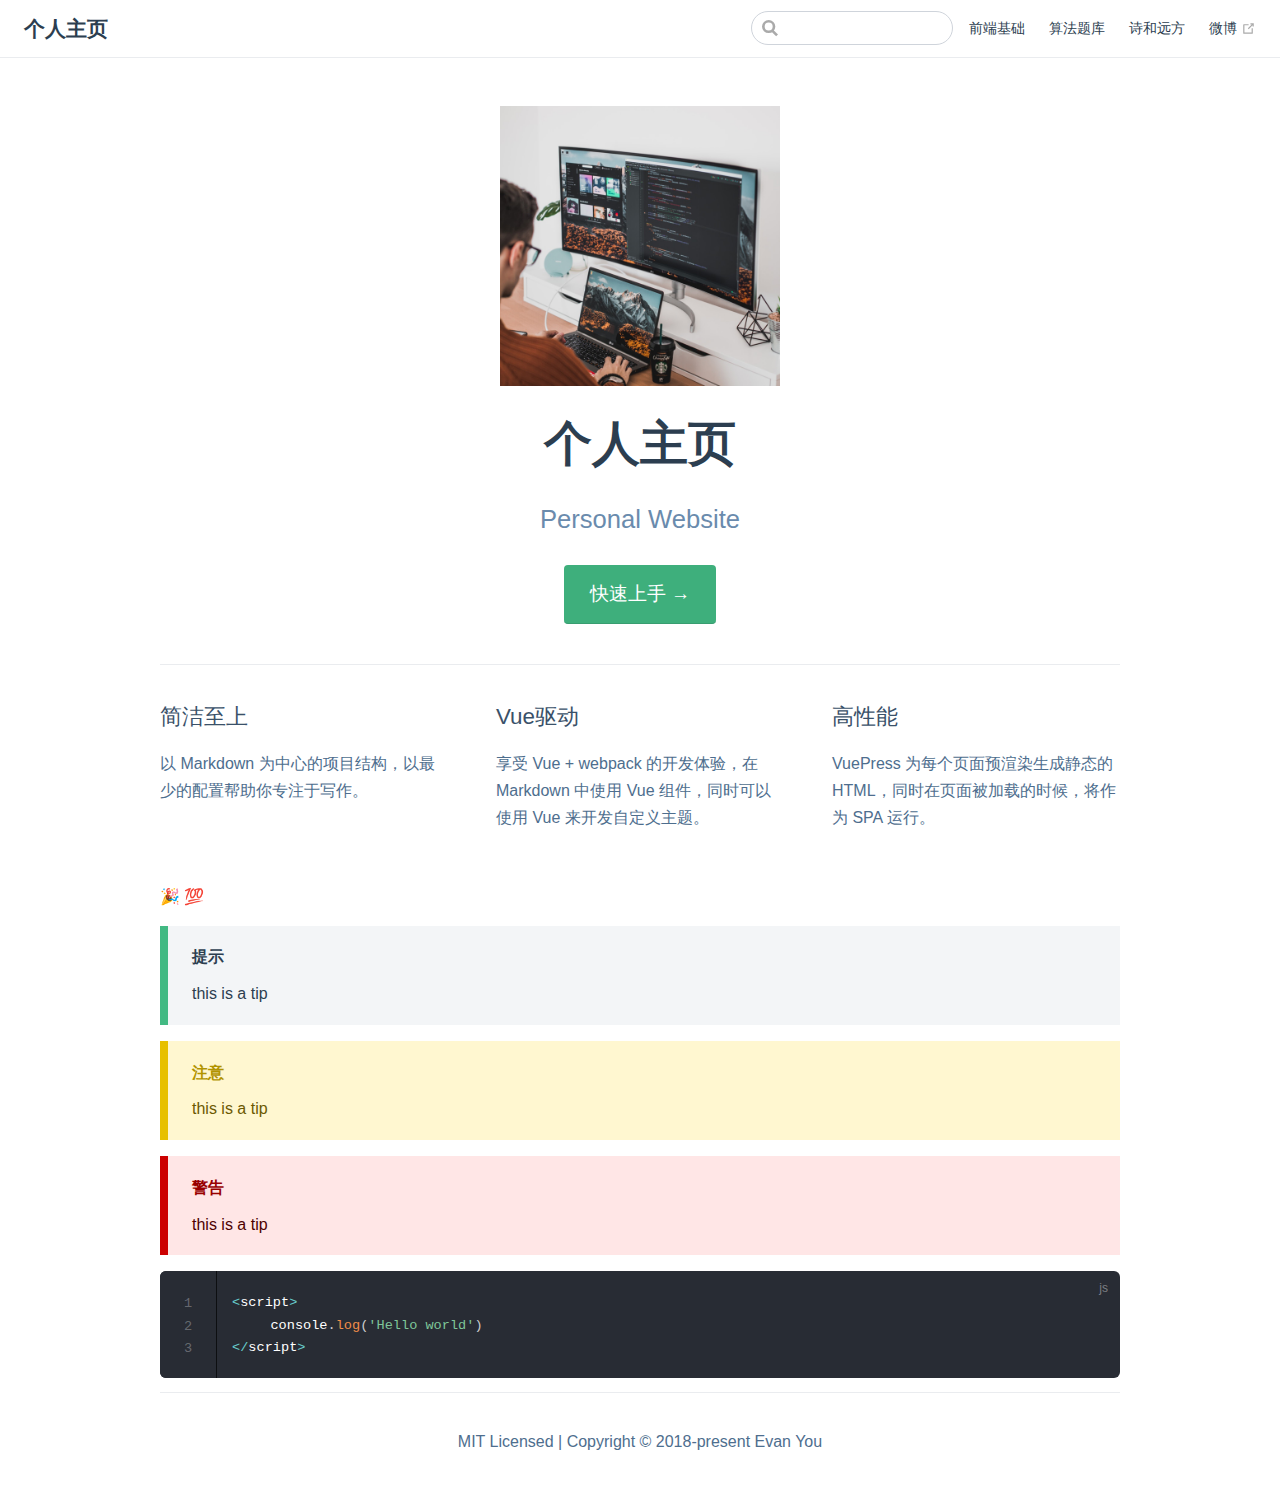
<file: index.html>
<!DOCTYPE html>
<html lang="en-US">
  <head>
    <meta charset="utf-8">
    <meta name="viewport" content="width=device-width,initial-scale=1">
    <title>个人主页</title>
    <meta name="description" content="Personal Website">
    <link rel="icon" href="/images/photo.jpg">
  <link rel="manifest" href="/images/photo.jpg">
  <link rel="apple-touch-icon" href="/images/photo.jpg">
  <meta http-quiv="pragma" cotent="no-cache">
  <meta http-quiv="pragma" cotent="no-cache,must-revalidate">
  <meta http-quiv="expires" cotent="0">
    
    <link rel="preload" href="/assets/css/0.styles.70e976a5.css" as="style"><link rel="preload" href="/assets/js/app.5c99c4e4.js" as="script"><link rel="preload" href="/assets/js/2.479599cf.js" as="script"><link rel="preload" href="/assets/js/5.7c58e68b.js" as="script"><link rel="prefetch" href="/assets/js/10.dffb93f3.js"><link rel="prefetch" href="/assets/js/3.86817eb7.js"><link rel="prefetch" href="/assets/js/4.03f56d7f.js"><link rel="prefetch" href="/assets/js/6.5b9e32aa.js"><link rel="prefetch" href="/assets/js/7.db584202.js"><link rel="prefetch" href="/assets/js/8.0e4859b9.js"><link rel="prefetch" href="/assets/js/9.f2710e2c.js">
    <link rel="stylesheet" href="/assets/css/0.styles.70e976a5.css">
  </head>
  <body>
    <div id="app" data-server-rendered="true"><div class="theme-container no-sidebar"><header class="navbar"><div class="sidebar-button"><svg xmlns="http://www.w3.org/2000/svg" aria-hidden="true" role="img" viewBox="0 0 448 512" class="icon"><path fill="currentColor" d="M436 124H12c-6.627 0-12-5.373-12-12V80c0-6.627 5.373-12 12-12h424c6.627 0 12 5.373 12 12v32c0 6.627-5.373 12-12 12zm0 160H12c-6.627 0-12-5.373-12-12v-32c0-6.627 5.373-12 12-12h424c6.627 0 12 5.373 12 12v32c0 6.627-5.373 12-12 12zm0 160H12c-6.627 0-12-5.373-12-12v-32c0-6.627 5.373-12 12-12h424c6.627 0 12 5.373 12 12v32c0 6.627-5.373 12-12 12z"></path></svg></div> <a href="/" class="home-link router-link-exact-active router-link-active"><!----> <span class="site-name">个人主页</span></a> <div class="links"><div class="search-box"><input aria-label="Search" autocomplete="off" spellcheck="false" value=""> <!----></div> <nav class="nav-links can-hide"><div class="nav-item"><a href="/accumulate/" class="nav-link">前端基础</a></div><div class="nav-item"><a href="/algorithm/" class="nav-link">算法题库</a></div><div class="nav-item"><a href="/others/" class="nav-link">诗和远方</a></div><div class="nav-item"><a href="https://baidu.com" target="_blank" rel="noopener noreferrer" class="nav-link external">
  微博
  <svg xmlns="http://www.w3.org/2000/svg" aria-hidden="true" x="0px" y="0px" viewBox="0 0 100 100" width="15" height="15" class="icon outbound"><path fill="currentColor" d="M18.8,85.1h56l0,0c2.2,0,4-1.8,4-4v-32h-8v28h-48v-48h28v-8h-32l0,0c-2.2,0-4,1.8-4,4v56C14.8,83.3,16.6,85.1,18.8,85.1z"></path> <polygon fill="currentColor" points="45.7,48.7 51.3,54.3 77.2,28.5 77.2,37.2 85.2,37.2 85.2,14.9 62.8,14.9 62.8,22.9 71.5,22.9"></polygon></svg></a></div> <!----></nav></div></header> <div class="sidebar-mask"></div> <aside class="sidebar"><nav class="nav-links"><div class="nav-item"><a href="/accumulate/" class="nav-link">前端基础</a></div><div class="nav-item"><a href="/algorithm/" class="nav-link">算法题库</a></div><div class="nav-item"><a href="/others/" class="nav-link">诗和远方</a></div><div class="nav-item"><a href="https://baidu.com" target="_blank" rel="noopener noreferrer" class="nav-link external">
  微博
  <svg xmlns="http://www.w3.org/2000/svg" aria-hidden="true" x="0px" y="0px" viewBox="0 0 100 100" width="15" height="15" class="icon outbound"><path fill="currentColor" d="M18.8,85.1h56l0,0c2.2,0,4-1.8,4-4v-32h-8v28h-48v-48h28v-8h-32l0,0c-2.2,0-4,1.8-4,4v56C14.8,83.3,16.6,85.1,18.8,85.1z"></path> <polygon fill="currentColor" points="45.7,48.7 51.3,54.3 77.2,28.5 77.2,37.2 85.2,37.2 85.2,14.9 62.8,14.9 62.8,22.9 71.5,22.9"></polygon></svg></a></div> <!----></nav>  <ul class="sidebar-links"><li><section class="sidebar-group depth-0"><p class="sidebar-heading open"><span>Home</span> <!----></p> <!----></section></li></ul> </aside> <main aria-labelledby="main-title" class="home"><header class="hero"><img src="/images/photo.jpg" alt="hero"> <h1 id="main-title">个人主页</h1> <p class="description">
      Personal Website
    </p> <p class="action"><a href="/guide.html" class="nav-link action-button">快速上手 →</a></p></header> <div class="features"><div class="feature"><h2>简洁至上</h2> <p>以 Markdown 为中心的项目结构，以最少的配置帮助你专注于写作。</p></div><div class="feature"><h2>Vue驱动</h2> <p>享受 Vue + webpack 的开发体验，在 Markdown 中使用 Vue 组件，同时可以使用 Vue 来开发自定义主题。</p></div><div class="feature"><h2>高性能</h2> <p>VuePress 为每个页面预渲染生成静态的 HTML，同时在页面被加载的时候，将作为 SPA 运行。</p></div></div> <div class="theme-default-content custom content__default"><p>🎉 💯</p> <div class="tip custom-block"><p class="custom-block-title">提示</p> <p>this is a tip</p></div> <div class="warning custom-block"><p class="custom-block-title">注意</p> <p>this is a tip</p></div> <div class="danger custom-block"><p class="custom-block-title">警告</p> <p>this is a tip</p></div> <div class="language-js line-numbers-mode"><pre class="language-js"><code><span class="token operator">&lt;</span>script<span class="token operator">&gt;</span>
	console<span class="token punctuation">.</span><span class="token function">log</span><span class="token punctuation">(</span><span class="token string">'Hello world'</span><span class="token punctuation">)</span>
<span class="token operator">&lt;</span><span class="token operator">/</span>script<span class="token operator">&gt;</span>
</code></pre> <div class="line-numbers-wrapper"><span class="line-number">1</span><br><span class="line-number">2</span><br><span class="line-number">3</span><br></div></div></div> <div class="footer">
    MIT Licensed | Copyright © 2018-present Evan You
  </div></main></div><div class="global-ui"></div></div>
    <script src="/assets/js/app.5c99c4e4.js" defer></script><script src="/assets/js/2.479599cf.js" defer></script><script src="/assets/js/5.7c58e68b.js" defer></script>
  </body>
</html>
</file>
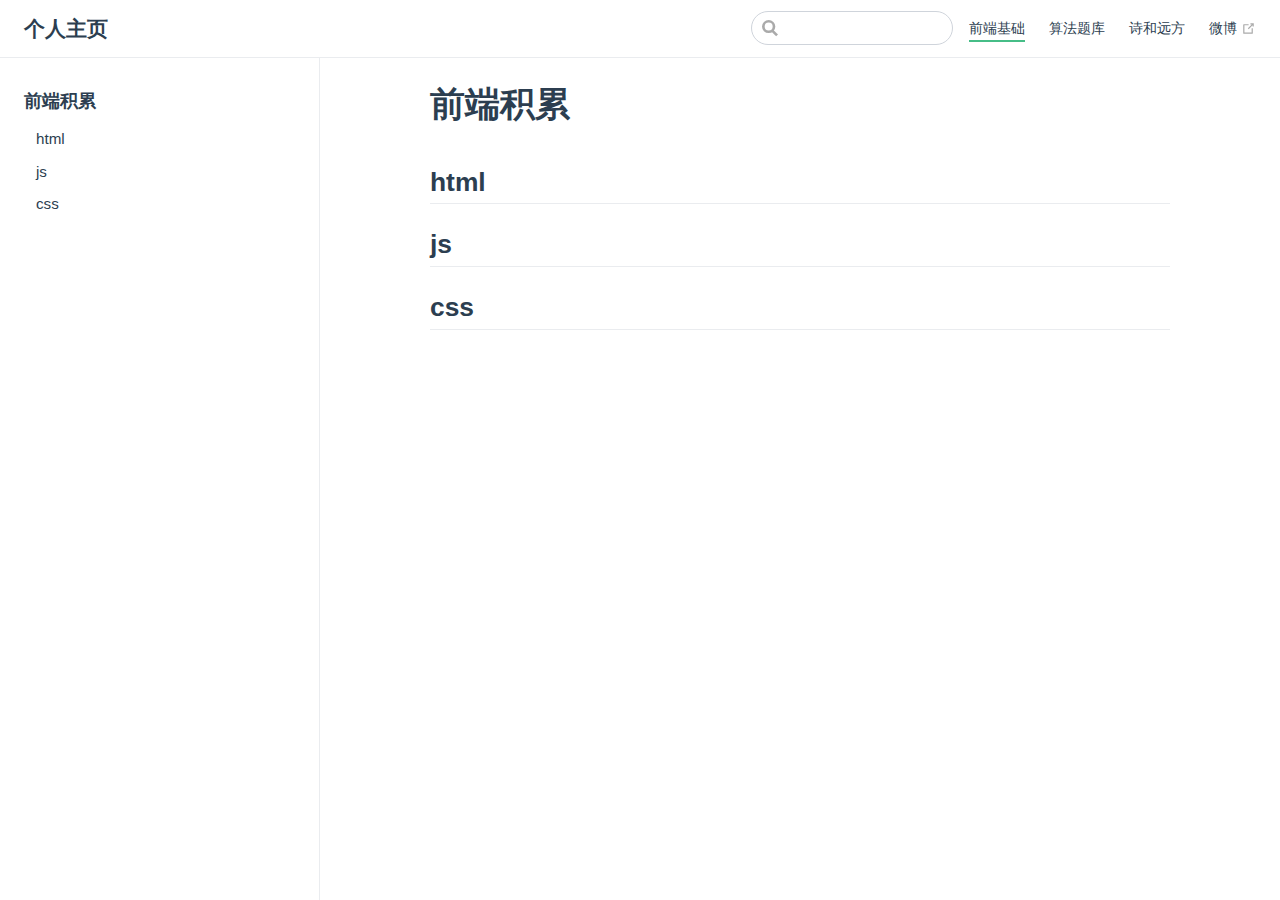
<file: accumulate/index.html>
<!DOCTYPE html>
<html lang="en-US">
  <head>
    <meta charset="utf-8">
    <meta name="viewport" content="width=device-width,initial-scale=1">
    <title>前端积累 | 个人主页</title>
    <meta name="description" content="Personal Website">
    <link rel="icon" href="/images/photo.jpg">
  <link rel="manifest" href="/images/photo.jpg">
  <link rel="apple-touch-icon" href="/images/photo.jpg">
  <meta http-quiv="pragma" cotent="no-cache">
  <meta http-quiv="pragma" cotent="no-cache,must-revalidate">
  <meta http-quiv="expires" cotent="0">
    
    <link rel="preload" href="/assets/css/0.styles.70e976a5.css" as="style"><link rel="preload" href="/assets/js/app.5c99c4e4.js" as="script"><link rel="preload" href="/assets/js/2.479599cf.js" as="script"><link rel="preload" href="/assets/js/6.5b9e32aa.js" as="script"><link rel="prefetch" href="/assets/js/10.dffb93f3.js"><link rel="prefetch" href="/assets/js/3.86817eb7.js"><link rel="prefetch" href="/assets/js/4.03f56d7f.js"><link rel="prefetch" href="/assets/js/5.7c58e68b.js"><link rel="prefetch" href="/assets/js/7.db584202.js"><link rel="prefetch" href="/assets/js/8.0e4859b9.js"><link rel="prefetch" href="/assets/js/9.f2710e2c.js">
    <link rel="stylesheet" href="/assets/css/0.styles.70e976a5.css">
  </head>
  <body>
    <div id="app" data-server-rendered="true"><div class="theme-container"><header class="navbar"><div class="sidebar-button"><svg xmlns="http://www.w3.org/2000/svg" aria-hidden="true" role="img" viewBox="0 0 448 512" class="icon"><path fill="currentColor" d="M436 124H12c-6.627 0-12-5.373-12-12V80c0-6.627 5.373-12 12-12h424c6.627 0 12 5.373 12 12v32c0 6.627-5.373 12-12 12zm0 160H12c-6.627 0-12-5.373-12-12v-32c0-6.627 5.373-12 12-12h424c6.627 0 12 5.373 12 12v32c0 6.627-5.373 12-12 12zm0 160H12c-6.627 0-12-5.373-12-12v-32c0-6.627 5.373-12 12-12h424c6.627 0 12 5.373 12 12v32c0 6.627-5.373 12-12 12z"></path></svg></div> <a href="/" class="home-link router-link-active"><!----> <span class="site-name">个人主页</span></a> <div class="links"><div class="search-box"><input aria-label="Search" autocomplete="off" spellcheck="false" value=""> <!----></div> <nav class="nav-links can-hide"><div class="nav-item"><a href="/accumulate/" class="nav-link router-link-exact-active router-link-active">前端基础</a></div><div class="nav-item"><a href="/algorithm/" class="nav-link">算法题库</a></div><div class="nav-item"><a href="/others/" class="nav-link">诗和远方</a></div><div class="nav-item"><a href="https://baidu.com" target="_blank" rel="noopener noreferrer" class="nav-link external">
  微博
  <svg xmlns="http://www.w3.org/2000/svg" aria-hidden="true" x="0px" y="0px" viewBox="0 0 100 100" width="15" height="15" class="icon outbound"><path fill="currentColor" d="M18.8,85.1h56l0,0c2.2,0,4-1.8,4-4v-32h-8v28h-48v-48h28v-8h-32l0,0c-2.2,0-4,1.8-4,4v56C14.8,83.3,16.6,85.1,18.8,85.1z"></path> <polygon fill="currentColor" points="45.7,48.7 51.3,54.3 77.2,28.5 77.2,37.2 85.2,37.2 85.2,14.9 62.8,14.9 62.8,22.9 71.5,22.9"></polygon></svg></a></div> <!----></nav></div></header> <div class="sidebar-mask"></div> <aside class="sidebar"><nav class="nav-links"><div class="nav-item"><a href="/accumulate/" class="nav-link router-link-exact-active router-link-active">前端基础</a></div><div class="nav-item"><a href="/algorithm/" class="nav-link">算法题库</a></div><div class="nav-item"><a href="/others/" class="nav-link">诗和远方</a></div><div class="nav-item"><a href="https://baidu.com" target="_blank" rel="noopener noreferrer" class="nav-link external">
  微博
  <svg xmlns="http://www.w3.org/2000/svg" aria-hidden="true" x="0px" y="0px" viewBox="0 0 100 100" width="15" height="15" class="icon outbound"><path fill="currentColor" d="M18.8,85.1h56l0,0c2.2,0,4-1.8,4-4v-32h-8v28h-48v-48h28v-8h-32l0,0c-2.2,0-4,1.8-4,4v56C14.8,83.3,16.6,85.1,18.8,85.1z"></path> <polygon fill="currentColor" points="45.7,48.7 51.3,54.3 77.2,28.5 77.2,37.2 85.2,37.2 85.2,14.9 62.8,14.9 62.8,22.9 71.5,22.9"></polygon></svg></a></div> <!----></nav>  <ul class="sidebar-links"><li><section class="sidebar-group depth-0"><p class="sidebar-heading open"><span>前端积累</span> <!----></p> <ul class="sidebar-links sidebar-group-items"><li><a href="/accumulate/#html" class="sidebar-link">html</a><ul class="sidebar-sub-headers"></ul></li><li><a href="/accumulate/#js" class="sidebar-link">js</a><ul class="sidebar-sub-headers"></ul></li><li><a href="/accumulate/#css" class="sidebar-link">css</a><ul class="sidebar-sub-headers"></ul></li></ul></section></li></ul> </aside> <main class="page"> <div class="theme-default-content content__default"><h1 id="前端积累"><a href="#前端积累" aria-hidden="true" class="header-anchor">#</a> 前端积累</h1> <h2 id="html"><a href="#html" aria-hidden="true" class="header-anchor">#</a> html</h2> <h2 id="js"><a href="#js" aria-hidden="true" class="header-anchor">#</a> js</h2> <h2 id="css"><a href="#css" aria-hidden="true" class="header-anchor">#</a> css</h2></div> <footer class="page-edit"><!----> <!----></footer> <!----> </main></div><div class="global-ui"></div></div>
    <script src="/assets/js/app.5c99c4e4.js" defer></script><script src="/assets/js/2.479599cf.js" defer></script><script src="/assets/js/6.5b9e32aa.js" defer></script>
  </body>
</html>
</file>
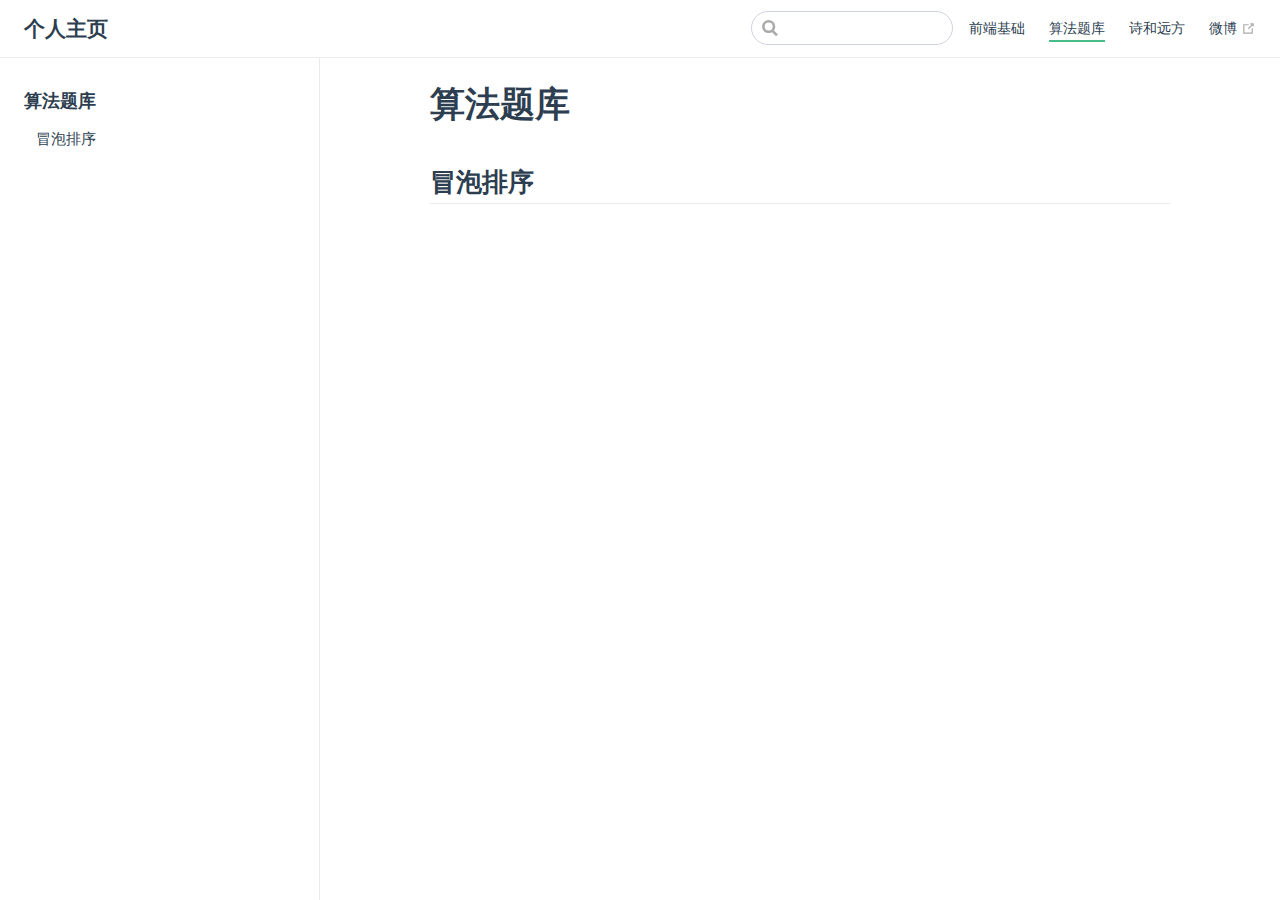
<file: algorithm/index.html>
<!DOCTYPE html>
<html lang="en-US">
  <head>
    <meta charset="utf-8">
    <meta name="viewport" content="width=device-width,initial-scale=1">
    <title>算法题库 | 个人主页</title>
    <meta name="description" content="Personal Website">
    <link rel="icon" href="/images/photo.jpg">
  <link rel="manifest" href="/images/photo.jpg">
  <link rel="apple-touch-icon" href="/images/photo.jpg">
  <meta http-quiv="pragma" cotent="no-cache">
  <meta http-quiv="pragma" cotent="no-cache,must-revalidate">
  <meta http-quiv="expires" cotent="0">
    
    <link rel="preload" href="/assets/css/0.styles.70e976a5.css" as="style"><link rel="preload" href="/assets/js/app.5c99c4e4.js" as="script"><link rel="preload" href="/assets/js/2.479599cf.js" as="script"><link rel="preload" href="/assets/js/7.db584202.js" as="script"><link rel="prefetch" href="/assets/js/10.dffb93f3.js"><link rel="prefetch" href="/assets/js/3.86817eb7.js"><link rel="prefetch" href="/assets/js/4.03f56d7f.js"><link rel="prefetch" href="/assets/js/5.7c58e68b.js"><link rel="prefetch" href="/assets/js/6.5b9e32aa.js"><link rel="prefetch" href="/assets/js/8.0e4859b9.js"><link rel="prefetch" href="/assets/js/9.f2710e2c.js">
    <link rel="stylesheet" href="/assets/css/0.styles.70e976a5.css">
  </head>
  <body>
    <div id="app" data-server-rendered="true"><div class="theme-container"><header class="navbar"><div class="sidebar-button"><svg xmlns="http://www.w3.org/2000/svg" aria-hidden="true" role="img" viewBox="0 0 448 512" class="icon"><path fill="currentColor" d="M436 124H12c-6.627 0-12-5.373-12-12V80c0-6.627 5.373-12 12-12h424c6.627 0 12 5.373 12 12v32c0 6.627-5.373 12-12 12zm0 160H12c-6.627 0-12-5.373-12-12v-32c0-6.627 5.373-12 12-12h424c6.627 0 12 5.373 12 12v32c0 6.627-5.373 12-12 12zm0 160H12c-6.627 0-12-5.373-12-12v-32c0-6.627 5.373-12 12-12h424c6.627 0 12 5.373 12 12v32c0 6.627-5.373 12-12 12z"></path></svg></div> <a href="/" class="home-link router-link-active"><!----> <span class="site-name">个人主页</span></a> <div class="links"><div class="search-box"><input aria-label="Search" autocomplete="off" spellcheck="false" value=""> <!----></div> <nav class="nav-links can-hide"><div class="nav-item"><a href="/accumulate/" class="nav-link">前端基础</a></div><div class="nav-item"><a href="/algorithm/" class="nav-link router-link-exact-active router-link-active">算法题库</a></div><div class="nav-item"><a href="/others/" class="nav-link">诗和远方</a></div><div class="nav-item"><a href="https://baidu.com" target="_blank" rel="noopener noreferrer" class="nav-link external">
  微博
  <svg xmlns="http://www.w3.org/2000/svg" aria-hidden="true" x="0px" y="0px" viewBox="0 0 100 100" width="15" height="15" class="icon outbound"><path fill="currentColor" d="M18.8,85.1h56l0,0c2.2,0,4-1.8,4-4v-32h-8v28h-48v-48h28v-8h-32l0,0c-2.2,0-4,1.8-4,4v56C14.8,83.3,16.6,85.1,18.8,85.1z"></path> <polygon fill="currentColor" points="45.7,48.7 51.3,54.3 77.2,28.5 77.2,37.2 85.2,37.2 85.2,14.9 62.8,14.9 62.8,22.9 71.5,22.9"></polygon></svg></a></div> <!----></nav></div></header> <div class="sidebar-mask"></div> <aside class="sidebar"><nav class="nav-links"><div class="nav-item"><a href="/accumulate/" class="nav-link">前端基础</a></div><div class="nav-item"><a href="/algorithm/" class="nav-link router-link-exact-active router-link-active">算法题库</a></div><div class="nav-item"><a href="/others/" class="nav-link">诗和远方</a></div><div class="nav-item"><a href="https://baidu.com" target="_blank" rel="noopener noreferrer" class="nav-link external">
  微博
  <svg xmlns="http://www.w3.org/2000/svg" aria-hidden="true" x="0px" y="0px" viewBox="0 0 100 100" width="15" height="15" class="icon outbound"><path fill="currentColor" d="M18.8,85.1h56l0,0c2.2,0,4-1.8,4-4v-32h-8v28h-48v-48h28v-8h-32l0,0c-2.2,0-4,1.8-4,4v56C14.8,83.3,16.6,85.1,18.8,85.1z"></path> <polygon fill="currentColor" points="45.7,48.7 51.3,54.3 77.2,28.5 77.2,37.2 85.2,37.2 85.2,14.9 62.8,14.9 62.8,22.9 71.5,22.9"></polygon></svg></a></div> <!----></nav>  <ul class="sidebar-links"><li><section class="sidebar-group depth-0"><p class="sidebar-heading open"><span>算法题库</span> <!----></p> <ul class="sidebar-links sidebar-group-items"><li><a href="/algorithm/#冒泡排序" class="sidebar-link">冒泡排序</a><ul class="sidebar-sub-headers"></ul></li></ul></section></li></ul> </aside> <main class="page"> <div class="theme-default-content content__default"><h1 id="算法题库"><a href="#算法题库" aria-hidden="true" class="header-anchor">#</a> 算法题库</h1> <h2 id="冒泡排序"><a href="#冒泡排序" aria-hidden="true" class="header-anchor">#</a> 冒泡排序</h2></div> <footer class="page-edit"><!----> <!----></footer> <!----> </main></div><div class="global-ui"></div></div>
    <script src="/assets/js/app.5c99c4e4.js" defer></script><script src="/assets/js/2.479599cf.js" defer></script><script src="/assets/js/7.db584202.js" defer></script>
  </body>
</html>
</file>
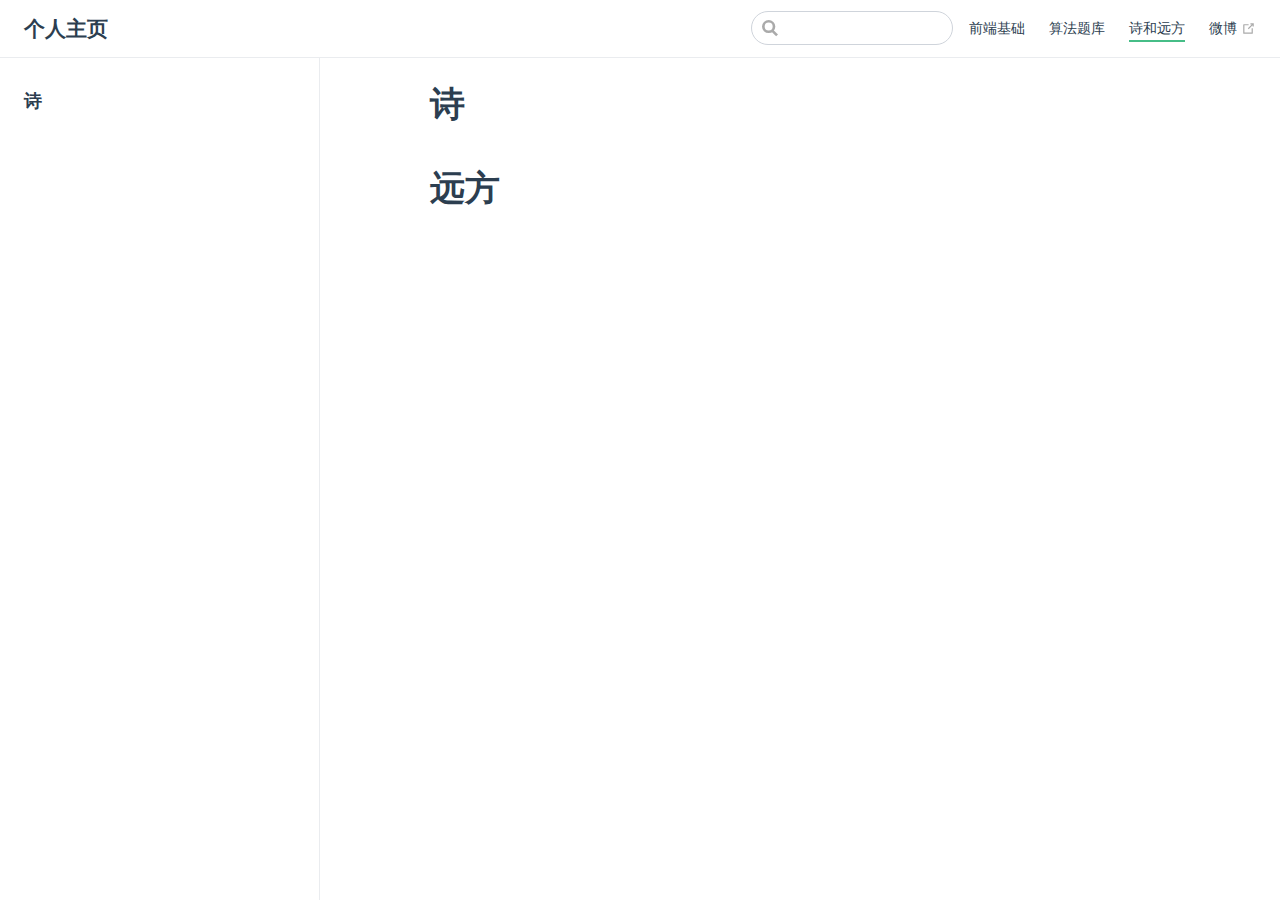
<file: others/index.html>
<!DOCTYPE html>
<html lang="en-US">
  <head>
    <meta charset="utf-8">
    <meta name="viewport" content="width=device-width,initial-scale=1">
    <title>诗 | 个人主页</title>
    <meta name="description" content="Personal Website">
    <link rel="icon" href="/images/photo.jpg">
  <link rel="manifest" href="/images/photo.jpg">
  <link rel="apple-touch-icon" href="/images/photo.jpg">
  <meta http-quiv="pragma" cotent="no-cache">
  <meta http-quiv="pragma" cotent="no-cache,must-revalidate">
  <meta http-quiv="expires" cotent="0">
    
    <link rel="preload" href="/assets/css/0.styles.70e976a5.css" as="style"><link rel="preload" href="/assets/js/app.5c99c4e4.js" as="script"><link rel="preload" href="/assets/js/2.479599cf.js" as="script"><link rel="preload" href="/assets/js/9.f2710e2c.js" as="script"><link rel="prefetch" href="/assets/js/10.dffb93f3.js"><link rel="prefetch" href="/assets/js/3.86817eb7.js"><link rel="prefetch" href="/assets/js/4.03f56d7f.js"><link rel="prefetch" href="/assets/js/5.7c58e68b.js"><link rel="prefetch" href="/assets/js/6.5b9e32aa.js"><link rel="prefetch" href="/assets/js/7.db584202.js"><link rel="prefetch" href="/assets/js/8.0e4859b9.js">
    <link rel="stylesheet" href="/assets/css/0.styles.70e976a5.css">
  </head>
  <body>
    <div id="app" data-server-rendered="true"><div class="theme-container"><header class="navbar"><div class="sidebar-button"><svg xmlns="http://www.w3.org/2000/svg" aria-hidden="true" role="img" viewBox="0 0 448 512" class="icon"><path fill="currentColor" d="M436 124H12c-6.627 0-12-5.373-12-12V80c0-6.627 5.373-12 12-12h424c6.627 0 12 5.373 12 12v32c0 6.627-5.373 12-12 12zm0 160H12c-6.627 0-12-5.373-12-12v-32c0-6.627 5.373-12 12-12h424c6.627 0 12 5.373 12 12v32c0 6.627-5.373 12-12 12zm0 160H12c-6.627 0-12-5.373-12-12v-32c0-6.627 5.373-12 12-12h424c6.627 0 12 5.373 12 12v32c0 6.627-5.373 12-12 12z"></path></svg></div> <a href="/" class="home-link router-link-active"><!----> <span class="site-name">个人主页</span></a> <div class="links"><div class="search-box"><input aria-label="Search" autocomplete="off" spellcheck="false" value=""> <!----></div> <nav class="nav-links can-hide"><div class="nav-item"><a href="/accumulate/" class="nav-link">前端基础</a></div><div class="nav-item"><a href="/algorithm/" class="nav-link">算法题库</a></div><div class="nav-item"><a href="/others/" class="nav-link router-link-exact-active router-link-active">诗和远方</a></div><div class="nav-item"><a href="https://baidu.com" target="_blank" rel="noopener noreferrer" class="nav-link external">
  微博
  <svg xmlns="http://www.w3.org/2000/svg" aria-hidden="true" x="0px" y="0px" viewBox="0 0 100 100" width="15" height="15" class="icon outbound"><path fill="currentColor" d="M18.8,85.1h56l0,0c2.2,0,4-1.8,4-4v-32h-8v28h-48v-48h28v-8h-32l0,0c-2.2,0-4,1.8-4,4v56C14.8,83.3,16.6,85.1,18.8,85.1z"></path> <polygon fill="currentColor" points="45.7,48.7 51.3,54.3 77.2,28.5 77.2,37.2 85.2,37.2 85.2,14.9 62.8,14.9 62.8,22.9 71.5,22.9"></polygon></svg></a></div> <!----></nav></div></header> <div class="sidebar-mask"></div> <aside class="sidebar"><nav class="nav-links"><div class="nav-item"><a href="/accumulate/" class="nav-link">前端基础</a></div><div class="nav-item"><a href="/algorithm/" class="nav-link">算法题库</a></div><div class="nav-item"><a href="/others/" class="nav-link router-link-exact-active router-link-active">诗和远方</a></div><div class="nav-item"><a href="https://baidu.com" target="_blank" rel="noopener noreferrer" class="nav-link external">
  微博
  <svg xmlns="http://www.w3.org/2000/svg" aria-hidden="true" x="0px" y="0px" viewBox="0 0 100 100" width="15" height="15" class="icon outbound"><path fill="currentColor" d="M18.8,85.1h56l0,0c2.2,0,4-1.8,4-4v-32h-8v28h-48v-48h28v-8h-32l0,0c-2.2,0-4,1.8-4,4v56C14.8,83.3,16.6,85.1,18.8,85.1z"></path> <polygon fill="currentColor" points="45.7,48.7 51.3,54.3 77.2,28.5 77.2,37.2 85.2,37.2 85.2,14.9 62.8,14.9 62.8,22.9 71.5,22.9"></polygon></svg></a></div> <!----></nav>  <ul class="sidebar-links"><li><section class="sidebar-group depth-0"><p class="sidebar-heading open"><span>诗</span> <!----></p> <!----></section></li></ul> </aside> <main class="page"> <div class="theme-default-content content__default"><h1 id="诗"><a href="#诗" aria-hidden="true" class="header-anchor">#</a> 诗</h1> <h1 id="远方"><a href="#远方" aria-hidden="true" class="header-anchor">#</a> 远方</h1></div> <footer class="page-edit"><!----> <!----></footer> <!----> </main></div><div class="global-ui"></div></div>
    <script src="/assets/js/app.5c99c4e4.js" defer></script><script src="/assets/js/2.479599cf.js" defer></script><script src="/assets/js/9.f2710e2c.js" defer></script>
  </body>
</html>
</file>
<file: assets/css/0.styles.70e976a5.css>
#nprogress{pointer-events:none}#nprogress .bar{background:#3eaf7c;position:fixed;z-index:1031;top:0;left:0;width:100%;height:2px}#nprogress .peg{display:block;position:absolute;right:0;width:100px;height:100%;box-shadow:0 0 10px #3eaf7c,0 0 5px #3eaf7c;opacity:1;transform:rotate(3deg) translateY(-4px)}#nprogress .spinner{display:block;position:fixed;z-index:1031;top:15px;right:15px}#nprogress .spinner-icon{width:18px;height:18px;box-sizing:border-box;border-color:#3eaf7c transparent transparent #3eaf7c;border-style:solid;border-width:2px;border-radius:50%;animation:nprogress-spinner .4s linear infinite}.nprogress-custom-parent{overflow:hidden;position:relative}.nprogress-custom-parent #nprogress .bar,.nprogress-custom-parent #nprogress .spinner{position:absolute}@keyframes nprogress-spinner{0%{transform:rotate(0deg)}to{transform:rotate(1turn)}}.icon.outbound{color:#aaa;display:inline-block;vertical-align:middle;position:relative;top:-1px}.home{padding:3.6rem 2rem 0;max-width:960px;margin:0 auto;display:block}.home .hero{text-align:center}.home .hero img{max-width:100%;max-height:280px;display:block;margin:3rem auto 1.5rem}.home .hero h1{font-size:3rem}.home .hero .action,.home .hero .description,.home .hero h1{margin:1.8rem auto}.home .hero .description{max-width:35rem;font-size:1.6rem;line-height:1.3;color:#6a8bad}.home .hero .action-button{display:inline-block;font-size:1.2rem;color:#fff;background-color:#3eaf7c;padding:.8rem 1.6rem;border-radius:4px;transition:background-color .1s ease;box-sizing:border-box;border-bottom:1px solid #389d70}.home .hero .action-button:hover{background-color:#4abf8a}.home .features{border-top:1px solid #eaecef;padding:1.2rem 0;margin-top:2.5rem;display:flex;flex-wrap:wrap;align-items:flex-start;align-content:stretch;justify-content:space-between}.home .feature{flex-grow:1;flex-basis:30%;max-width:30%}.home .feature h2{font-size:1.4rem;font-weight:500;border-bottom:none;padding-bottom:0;color:#3a5169}.home .feature p{color:#4e6e8e}.home .footer{padding:2.5rem;border-top:1px solid #eaecef;text-align:center;color:#4e6e8e}@media (max-width:719px){.home .features{flex-direction:column}.home .feature{max-width:100%;padding:0 2.5rem}}@media (max-width:419px){.home{padding-left:1.5rem;padding-right:1.5rem}.home .hero img{max-height:210px;margin:2rem auto 1.2rem}.home .hero h1{font-size:2rem}.home .hero .action,.home .hero .description,.home .hero h1{margin:1.2rem auto}.home .hero .description{font-size:1.2rem}.home .hero .action-button{font-size:1rem;padding:.6rem 1.2rem}.home .feature h2{font-size:1.25rem}}.search-box{display:inline-block;position:relative;margin-right:1rem}.search-box input{cursor:text;width:10rem;height:2rem;color:#4e6e8e;display:inline-block;border:1px solid #cfd4db;border-radius:2rem;font-size:.9rem;line-height:2rem;padding:0 .5rem 0 2rem;outline:none;transition:all .2s ease;background:#fff url(/assets/img/search.83621669.svg) .6rem .5rem no-repeat;background-size:1rem}.search-box input:focus{cursor:auto;border-color:#3eaf7c}.search-box .suggestions{background:#fff;width:20rem;position:absolute;top:1.5rem;border:1px solid #cfd4db;border-radius:6px;padding:.4rem;list-style-type:none}.search-box .suggestions.align-right{right:0}.search-box .suggestion{line-height:1.4;padding:.4rem .6rem;border-radius:4px;cursor:pointer}.search-box .suggestion a{white-space:normal;color:#5d82a6}.search-box .suggestion a .page-title{font-weight:600}.search-box .suggestion a .header{font-size:.9em;margin-left:.25em}.search-box .suggestion.focused{background-color:#f3f4f5}.search-box .suggestion.focused a{color:#3eaf7c}@media (max-width:959px){.search-box input{cursor:pointer;width:0;border-color:transparent;position:relative}.search-box input:focus{cursor:text;left:0;width:10rem}}@media (-ms-high-contrast:none){.search-box input{height:2rem}}@media (max-width:959px) and (min-width:719px){.search-box .suggestions{left:0}}@media (max-width:719px){.search-box{margin-right:0}.search-box input{left:1rem}.search-box .suggestions{right:0}}@media (max-width:419px){.search-box .suggestions{width:calc(100vw - 4rem)}.search-box input:focus{width:8rem}}.sidebar-button{cursor:pointer;display:none;width:1.25rem;height:1.25rem;position:absolute;padding:.6rem;top:.6rem;left:1rem}.sidebar-button .icon{display:block;width:1.25rem;height:1.25rem}@media (max-width:719px){.sidebar-button{display:block}}.dropdown-enter,.dropdown-leave-to{height:0!important}.dropdown-wrapper{cursor:pointer}.dropdown-wrapper .dropdown-title{display:block}.dropdown-wrapper .dropdown-title:hover{border-color:transparent}.dropdown-wrapper .dropdown-title .arrow{vertical-align:middle;margin-top:-1px;margin-left:.4rem}.dropdown-wrapper .nav-dropdown .dropdown-item{color:inherit;line-height:1.7rem}.dropdown-wrapper .nav-dropdown .dropdown-item h4{margin:.45rem 0 0;border-top:1px solid #eee;padding:.45rem 1.5rem 0 1.25rem}.dropdown-wrapper .nav-dropdown .dropdown-item .dropdown-subitem-wrapper{padding:0;list-style:none}.dropdown-wrapper .nav-dropdown .dropdown-item .dropdown-subitem-wrapper .dropdown-subitem{font-size:.9em}.dropdown-wrapper .nav-dropdown .dropdown-item a{display:block;line-height:1.7rem;position:relative;border-bottom:none;font-weight:400;margin-bottom:0;padding:0 1.5rem 0 1.25rem}.dropdown-wrapper .nav-dropdown .dropdown-item a.router-link-active,.dropdown-wrapper .nav-dropdown .dropdown-item a:hover{color:#3eaf7c}.dropdown-wrapper .nav-dropdown .dropdown-item a.router-link-active:after{content:"";width:0;height:0;border-left:5px solid #3eaf7c;border-top:3px solid transparent;border-bottom:3px solid transparent;position:absolute;top:calc(50% - 2px);left:9px}.dropdown-wrapper .nav-dropdown .dropdown-item:first-child h4{margin-top:0;padding-top:0;border-top:0}@media (max-width:719px){.dropdown-wrapper.open .dropdown-title{margin-bottom:.5rem}.dropdown-wrapper .nav-dropdown{transition:height .1s ease-out;overflow:hidden}.dropdown-wrapper .nav-dropdown .dropdown-item h4{border-top:0;margin-top:0;padding-top:0}.dropdown-wrapper .nav-dropdown .dropdown-item>a,.dropdown-wrapper .nav-dropdown .dropdown-item h4{font-size:15px;line-height:2rem}.dropdown-wrapper .nav-dropdown .dropdown-item .dropdown-subitem{font-size:14px;padding-left:1rem}}@media (min-width:719px){.dropdown-wrapper{height:1.8rem}.dropdown-wrapper:hover .nav-dropdown{display:block!important}.dropdown-wrapper .dropdown-title .arrow{border-left:4px solid transparent;border-right:4px solid transparent;border-top:6px solid #ccc;border-bottom:0}.dropdown-wrapper .nav-dropdown{display:none;height:auto!important;box-sizing:border-box;max-height:calc(100vh - 2.7rem);overflow-y:auto;position:absolute;top:100%;right:0;background-color:#fff;padding:.6rem 0;border:1px solid;border-color:#ddd #ddd #ccc;text-align:left;border-radius:.25rem;white-space:nowrap;margin:0}}.nav-links{display:inline-block}.nav-links a{line-height:1.4rem;color:inherit}.nav-links a.router-link-active,.nav-links a:hover{color:#3eaf7c}.nav-links .nav-item{position:relative;display:inline-block;margin-left:1.5rem;line-height:2rem}.nav-links .nav-item:first-child{margin-left:0}.nav-links .repo-link{margin-left:1.5rem}@media (max-width:719px){.nav-links .nav-item,.nav-links .repo-link{margin-left:0}}@media (min-width:719px){.nav-links a.router-link-active,.nav-links a:hover{color:#2c3e50}.nav-item>a:not(.external).router-link-active,.nav-item>a:not(.external):hover{margin-bottom:-2px;border-bottom:2px solid #46bd87}}.navbar{padding:.7rem 1.5rem;line-height:2.2rem}.navbar a,.navbar img,.navbar span{display:inline-block}.navbar .logo{height:2.2rem;min-width:2.2rem;margin-right:.8rem;vertical-align:top}.navbar .site-name{font-size:1.3rem;font-weight:600;color:#2c3e50;position:relative}.navbar .links{padding-left:1.5rem;box-sizing:border-box;background-color:#fff;white-space:nowrap;font-size:.9rem;position:absolute;right:1.5rem;top:.7rem;display:flex}.navbar .links .search-box{flex:0 0 auto;vertical-align:top}@media (max-width:719px){.navbar{padding-left:4rem}.navbar .can-hide{display:none}.navbar .links{padding-left:1.5rem}}.page-edit,.page-nav{max-width:740px;margin:0 auto;padding:2rem 2.5rem}@media (max-width:959px){.page-edit,.page-nav{padding:2rem}}@media (max-width:419px){.page-edit,.page-nav{padding:1.5rem}}.page{padding-bottom:2rem;display:block}.page-edit{padding-top:1rem;padding-bottom:1rem;overflow:auto}.page-edit .edit-link{display:inline-block}.page-edit .edit-link a{color:#4e6e8e;margin-right:.25rem}.page-edit .last-updated{float:right;font-size:.9em}.page-edit .last-updated .prefix{font-weight:500;color:#4e6e8e}.page-edit .last-updated .time{font-weight:400;color:#aaa}.page-nav{padding-top:1rem;padding-bottom:0}.page-nav .inner{min-height:2rem;margin-top:0;border-top:1px solid #eaecef;padding-top:1rem;overflow:auto}.page-nav .next{float:right}@media (max-width:719px){.page-edit .edit-link{margin-bottom:.5rem}.page-edit .last-updated{font-size:.8em;float:none;text-align:left}}.sidebar-group .sidebar-group{padding-left:.5em}.sidebar-group:not(.collapsable) .sidebar-heading:not(.clickable){cursor:auto;color:inherit}.sidebar-group.is-sub-group{padding-left:0}.sidebar-group.is-sub-group>.sidebar-heading{font-size:.95em;line-height:1.4;font-weight:400;padding-left:2rem}.sidebar-group.is-sub-group>.sidebar-heading:not(.clickable){opacity:.5}.sidebar-group.is-sub-group>.sidebar-group-items{padding-left:1rem}.sidebar-group.is-sub-group>.sidebar-group-items>li>.sidebar-link{font-size:.95em;border-left:none}.sidebar-group.depth-2>.sidebar-heading{border-left:none}.sidebar-heading{color:#2c3e50;transition:color .15s ease;cursor:pointer;font-size:1.1em;font-weight:700;padding:.35rem 1.5rem .35rem 1.25rem;width:100%;box-sizing:border-box;margin:0;border-left:.25rem solid transparent}.sidebar-heading.open,.sidebar-heading:hover{color:inherit}.sidebar-heading .arrow{position:relative;top:-.12em;left:.5em}.sidebar-heading.clickable.active{font-weight:600;color:#3eaf7c;border-left-color:#3eaf7c}.sidebar-heading.clickable:hover{color:#3eaf7c}.sidebar-group-items{transition:height .1s ease-out;font-size:.95em;overflow:hidden}.sidebar .sidebar-sub-headers{padding-left:1rem;font-size:.95em}a.sidebar-link{font-size:1em;font-weight:400;display:inline-block;color:#2c3e50;border-left:.25rem solid transparent;padding:.35rem 1rem .35rem 1.25rem;line-height:1.4;width:100%;box-sizing:border-box}a.sidebar-link:hover{color:#3eaf7c}a.sidebar-link.active{font-weight:600;color:#3eaf7c;border-left-color:#3eaf7c}.sidebar-group a.sidebar-link{padding-left:2rem}.sidebar-sub-headers a.sidebar-link{padding-top:.25rem;padding-bottom:.25rem;border-left:none}.sidebar-sub-headers a.sidebar-link.active{font-weight:500}.sidebar ul{padding:0;margin:0;list-style-type:none}.sidebar a{display:inline-block}.sidebar .nav-links{display:none;border-bottom:1px solid #eaecef;padding:.5rem 0 .75rem}.sidebar .nav-links a{font-weight:600}.sidebar .nav-links .nav-item,.sidebar .nav-links .repo-link{display:block;line-height:1.25rem;font-size:1.1em;padding:.5rem 0 .5rem 1.5rem}.sidebar>.sidebar-links{padding:1.5rem 0}.sidebar>.sidebar-links>li>a.sidebar-link{font-size:1.1em;line-height:1.7;font-weight:700}.sidebar>.sidebar-links>li:not(:first-child){margin-top:.75rem}@media (max-width:719px){.sidebar .nav-links{display:block}.sidebar .nav-links .dropdown-wrapper .nav-dropdown .dropdown-item a.router-link-active:after{top:calc(1rem - 2px)}.sidebar>.sidebar-links{padding:1rem 0}}code[class*=language-],pre[class*=language-]{color:#ccc;background:none;font-family:Consolas,Monaco,Andale Mono,Ubuntu Mono,monospace;font-size:1em;text-align:left;white-space:pre;word-spacing:normal;word-break:normal;word-wrap:normal;line-height:1.5;-moz-tab-size:4;-o-tab-size:4;tab-size:4;-webkit-hyphens:none;-ms-hyphens:none;hyphens:none}pre[class*=language-]{padding:1em;margin:.5em 0;overflow:auto}:not(pre)>code[class*=language-],pre[class*=language-]{background:#2d2d2d}:not(pre)>code[class*=language-]{padding:.1em;border-radius:.3em;white-space:normal}.token.block-comment,.token.cdata,.token.comment,.token.doctype,.token.prolog{color:#999}.token.punctuation{color:#ccc}.token.attr-name,.token.deleted,.token.namespace,.token.tag{color:#e2777a}.token.function-name{color:#6196cc}.token.boolean,.token.function,.token.number{color:#f08d49}.token.class-name,.token.constant,.token.property,.token.symbol{color:#f8c555}.token.atrule,.token.builtin,.token.important,.token.keyword,.token.selector{color:#cc99cd}.token.attr-value,.token.char,.token.regex,.token.string,.token.variable{color:#7ec699}.token.entity,.token.operator,.token.url{color:#67cdcc}.token.bold,.token.important{font-weight:700}.token.italic{font-style:italic}.token.entity{cursor:help}.token.inserted{color:green}.theme-default-content code{color:#476582;padding:.25rem .5rem;margin:0;font-size:.85em;background-color:rgba(27,31,35,.05);border-radius:3px}.theme-default-content code .token.deleted{color:#ec5975}.theme-default-content code .token.inserted{color:#3eaf7c}.theme-default-content pre,.theme-default-content pre[class*=language-]{line-height:1.4;padding:1.25rem 1.5rem;margin:.85rem 0;background-color:#282c34;border-radius:6px;overflow:auto}.theme-default-content pre[class*=language-] code,.theme-default-content pre code{color:#fff;padding:0;background-color:transparent;border-radius:0}div[class*=language-]{position:relative;background-color:#282c34;border-radius:6px}div[class*=language-] .highlight-lines{-webkit-user-select:none;-moz-user-select:none;-ms-user-select:none;user-select:none;padding-top:1.3rem;position:absolute;top:0;left:0;width:100%;line-height:1.4}div[class*=language-] .highlight-lines .highlighted{background-color:rgba(0,0,0,.66)}div[class*=language-] pre,div[class*=language-] pre[class*=language-]{background:transparent;position:relative;z-index:1}div[class*=language-]:before{position:absolute;z-index:3;top:.8em;right:1em;font-size:.75rem;color:hsla(0,0%,100%,.4)}div[class*=language-]:not(.line-numbers-mode) .line-numbers-wrapper{display:none}div[class*=language-].line-numbers-mode .highlight-lines .highlighted{position:relative}div[class*=language-].line-numbers-mode .highlight-lines .highlighted:before{content:" ";position:absolute;z-index:3;left:0;top:0;display:block;width:3.5rem;height:100%;background-color:rgba(0,0,0,.66)}div[class*=language-].line-numbers-mode pre{padding-left:4.5rem;vertical-align:middle}div[class*=language-].line-numbers-mode .line-numbers-wrapper{position:absolute;top:0;width:3.5rem;text-align:center;color:hsla(0,0%,100%,.3);padding:1.25rem 0;line-height:1.4}div[class*=language-].line-numbers-mode .line-numbers-wrapper .line-number,div[class*=language-].line-numbers-mode .line-numbers-wrapper br{-webkit-user-select:none;-moz-user-select:none;-ms-user-select:none;user-select:none}div[class*=language-].line-numbers-mode .line-numbers-wrapper .line-number{position:relative;z-index:4;font-size:.85em}div[class*=language-].line-numbers-mode:after{content:"";position:absolute;z-index:2;top:0;left:0;width:3.5rem;height:100%;border-radius:6px 0 0 6px;border-right:1px solid rgba(0,0,0,.66);background-color:#282c34}div[class~=language-js]:before{content:"js"}div[class~=language-ts]:before{content:"ts"}div[class~=language-html]:before{content:"html"}div[class~=language-md]:before{content:"md"}div[class~=language-vue]:before{content:"vue"}div[class~=language-css]:before{content:"css"}div[class~=language-sass]:before{content:"sass"}div[class~=language-scss]:before{content:"scss"}div[class~=language-less]:before{content:"less"}div[class~=language-stylus]:before{content:"stylus"}div[class~=language-go]:before{content:"go"}div[class~=language-java]:before{content:"java"}div[class~=language-c]:before{content:"c"}div[class~=language-sh]:before{content:"sh"}div[class~=language-yaml]:before{content:"yaml"}div[class~=language-py]:before{content:"py"}div[class~=language-docker]:before{content:"docker"}div[class~=language-dockerfile]:before{content:"dockerfile"}div[class~=language-makefile]:before{content:"makefile"}div[class~=language-javascript]:before{content:"js"}div[class~=language-typescript]:before{content:"ts"}div[class~=language-markup]:before{content:"html"}div[class~=language-markdown]:before{content:"md"}div[class~=language-json]:before{content:"json"}div[class~=language-ruby]:before{content:"rb"}div[class~=language-python]:before{content:"py"}div[class~=language-bash]:before{content:"sh"}div[class~=language-php]:before{content:"php"}.custom-block .custom-block-title{font-weight:600;margin-bottom:-.4rem}.custom-block.danger,.custom-block.tip,.custom-block.warning{padding:.1rem 1.5rem;border-left-width:.5rem;border-left-style:solid;margin:1rem 0}.custom-block.tip{background-color:#f3f5f7;border-color:#42b983}.custom-block.warning{background-color:rgba(255,229,100,.3);border-color:#e7c000;color:#6b5900}.custom-block.warning .custom-block-title{color:#b29400}.custom-block.warning a{color:#2c3e50}.custom-block.danger{background-color:#ffe6e6;border-color:#c00;color:#4d0000}.custom-block.danger .custom-block-title{color:#900}.custom-block.danger a{color:#2c3e50}.arrow{display:inline-block;width:0;height:0}.arrow.up{border-bottom:6px solid #ccc}.arrow.down,.arrow.up{border-left:4px solid transparent;border-right:4px solid transparent}.arrow.down{border-top:6px solid #ccc}.arrow.right{border-left:6px solid #ccc}.arrow.left,.arrow.right{border-top:4px solid transparent;border-bottom:4px solid transparent}.arrow.left{border-right:6px solid #ccc}.theme-default-content:not(.custom){max-width:740px;margin:0 auto;padding:2rem 2.5rem}@media (max-width:959px){.theme-default-content:not(.custom){padding:2rem}}@media (max-width:419px){.theme-default-content:not(.custom){padding:1.5rem}}.table-of-contents .badge{vertical-align:middle}body,html{padding:0;margin:0;background-color:#fff}body{font-family:-apple-system,BlinkMacSystemFont,Segoe UI,Roboto,Oxygen,Ubuntu,Cantarell,Fira Sans,Droid Sans,Helvetica Neue,sans-serif;-webkit-font-smoothing:antialiased;-moz-osx-font-smoothing:grayscale;font-size:16px;color:#2c3e50}.page{padding-left:20rem}.navbar{z-index:20;right:0;height:3.6rem;background-color:#fff;box-sizing:border-box;border-bottom:1px solid #eaecef}.navbar,.sidebar-mask{position:fixed;top:0;left:0}.sidebar-mask{z-index:9;width:100vw;height:100vh;display:none}.sidebar{font-size:16px;background-color:#fff;width:20rem;position:fixed;z-index:10;margin:0;top:3.6rem;left:0;bottom:0;box-sizing:border-box;border-right:1px solid #eaecef;overflow-y:auto}.theme-default-content:not(.custom)>:first-child{margin-top:3.6rem}.theme-default-content:not(.custom) a:hover{text-decoration:underline}.theme-default-content:not(.custom) p.demo{padding:1rem 1.5rem;border:1px solid #ddd;border-radius:4px}.theme-default-content:not(.custom) img{max-width:100%}.theme-default-content.custom{padding:0;margin:0}.theme-default-content.custom img{max-width:100%}a{font-weight:500;text-decoration:none}a,p a code{color:#3eaf7c}p a code{font-weight:400}kbd{background:#eee;border:.15rem solid #ddd;border-bottom:.25rem solid #ddd;border-radius:.15rem;padding:0 .15em}blockquote{font-size:1rem;color:#999;border-left:.2rem solid #dfe2e5;margin:1rem 0;padding:.25rem 0 .25rem 1rem}blockquote>p{margin:0}ol,ul{padding-left:1.2em}strong{font-weight:600}h1,h2,h3,h4,h5,h6{font-weight:600;line-height:1.25}.theme-default-content:not(.custom)>h1,.theme-default-content:not(.custom)>h2,.theme-default-content:not(.custom)>h3,.theme-default-content:not(.custom)>h4,.theme-default-content:not(.custom)>h5,.theme-default-content:not(.custom)>h6{margin-top:-3.1rem;padding-top:4.6rem;margin-bottom:0}.theme-default-content:not(.custom)>h1:first-child,.theme-default-content:not(.custom)>h2:first-child,.theme-default-content:not(.custom)>h3:first-child,.theme-default-content:not(.custom)>h4:first-child,.theme-default-content:not(.custom)>h5:first-child,.theme-default-content:not(.custom)>h6:first-child{margin-top:-1.5rem;margin-bottom:1rem}.theme-default-content:not(.custom)>h1:first-child+.custom-block,.theme-default-content:not(.custom)>h1:first-child+p,.theme-default-content:not(.custom)>h1:first-child+pre,.theme-default-content:not(.custom)>h2:first-child+.custom-block,.theme-default-content:not(.custom)>h2:first-child+p,.theme-default-content:not(.custom)>h2:first-child+pre,.theme-default-content:not(.custom)>h3:first-child+.custom-block,.theme-default-content:not(.custom)>h3:first-child+p,.theme-default-content:not(.custom)>h3:first-child+pre,.theme-default-content:not(.custom)>h4:first-child+.custom-block,.theme-default-content:not(.custom)>h4:first-child+p,.theme-default-content:not(.custom)>h4:first-child+pre,.theme-default-content:not(.custom)>h5:first-child+.custom-block,.theme-default-content:not(.custom)>h5:first-child+p,.theme-default-content:not(.custom)>h5:first-child+pre,.theme-default-content:not(.custom)>h6:first-child+.custom-block,.theme-default-content:not(.custom)>h6:first-child+p,.theme-default-content:not(.custom)>h6:first-child+pre{margin-top:2rem}h1:hover .header-anchor,h2:hover .header-anchor,h3:hover .header-anchor,h4:hover .header-anchor,h5:hover .header-anchor,h6:hover .header-anchor{opacity:1}h1{font-size:2.2rem}h2{font-size:1.65rem;padding-bottom:.3rem;border-bottom:1px solid #eaecef}h3{font-size:1.35rem}a.header-anchor{font-size:.85em;float:left;margin-left:-.87em;padding-right:.23em;margin-top:.125em;opacity:0}a.header-anchor:hover{text-decoration:none}.line-number,code,kbd{font-family:source-code-pro,Menlo,Monaco,Consolas,Courier New,monospace}ol,p,ul{line-height:1.7}hr{border:0;border-top:1px solid #eaecef}table{border-collapse:collapse;margin:1rem 0;display:block;overflow-x:auto}tr{border-top:1px solid #dfe2e5}tr:nth-child(2n){background-color:#f6f8fa}td,th{border:1px solid #dfe2e5;padding:.6em 1em}.theme-container.sidebar-open .sidebar-mask{display:block}.theme-container.no-navbar .theme-default-content:not(.custom)>h1,.theme-container.no-navbar h2,.theme-container.no-navbar h3,.theme-container.no-navbar h4,.theme-container.no-navbar h5,.theme-container.no-navbar h6{margin-top:1.5rem;padding-top:0}.theme-container.no-navbar .sidebar{top:0}@media (min-width:720px){.theme-container.no-sidebar .sidebar{display:none}.theme-container.no-sidebar .page{padding-left:0}}@media (max-width:959px){.sidebar{font-size:15px;width:16.4rem}.page{padding-left:16.4rem}}@media (max-width:719px){.sidebar{top:0;padding-top:3.6rem;transform:translateX(-100%);transition:transform .2s ease}.page{padding-left:0}.theme-container.sidebar-open .sidebar{transform:translateX(0)}.theme-container.no-navbar .sidebar{padding-top:0}}@media (max-width:419px){h1{font-size:1.9rem}.theme-default-content div[class*=language-]{margin:.85rem -1.5rem;border-radius:0}}.badge[data-v-4106f6b3]{display:inline-block;font-size:14px;height:18px;line-height:18px;border-radius:3px;padding:0 6px;color:#fff}.badge.green[data-v-4106f6b3],.badge.tip[data-v-4106f6b3],.badge[data-v-4106f6b3]{background-color:#42b983}.badge.error[data-v-4106f6b3]{background-color:#da5961}.badge.warn[data-v-4106f6b3],.badge.warning[data-v-4106f6b3],.badge.yellow[data-v-4106f6b3]{background-color:#e7c000}.badge+.badge[data-v-4106f6b3]{margin-left:5px}
</file>
